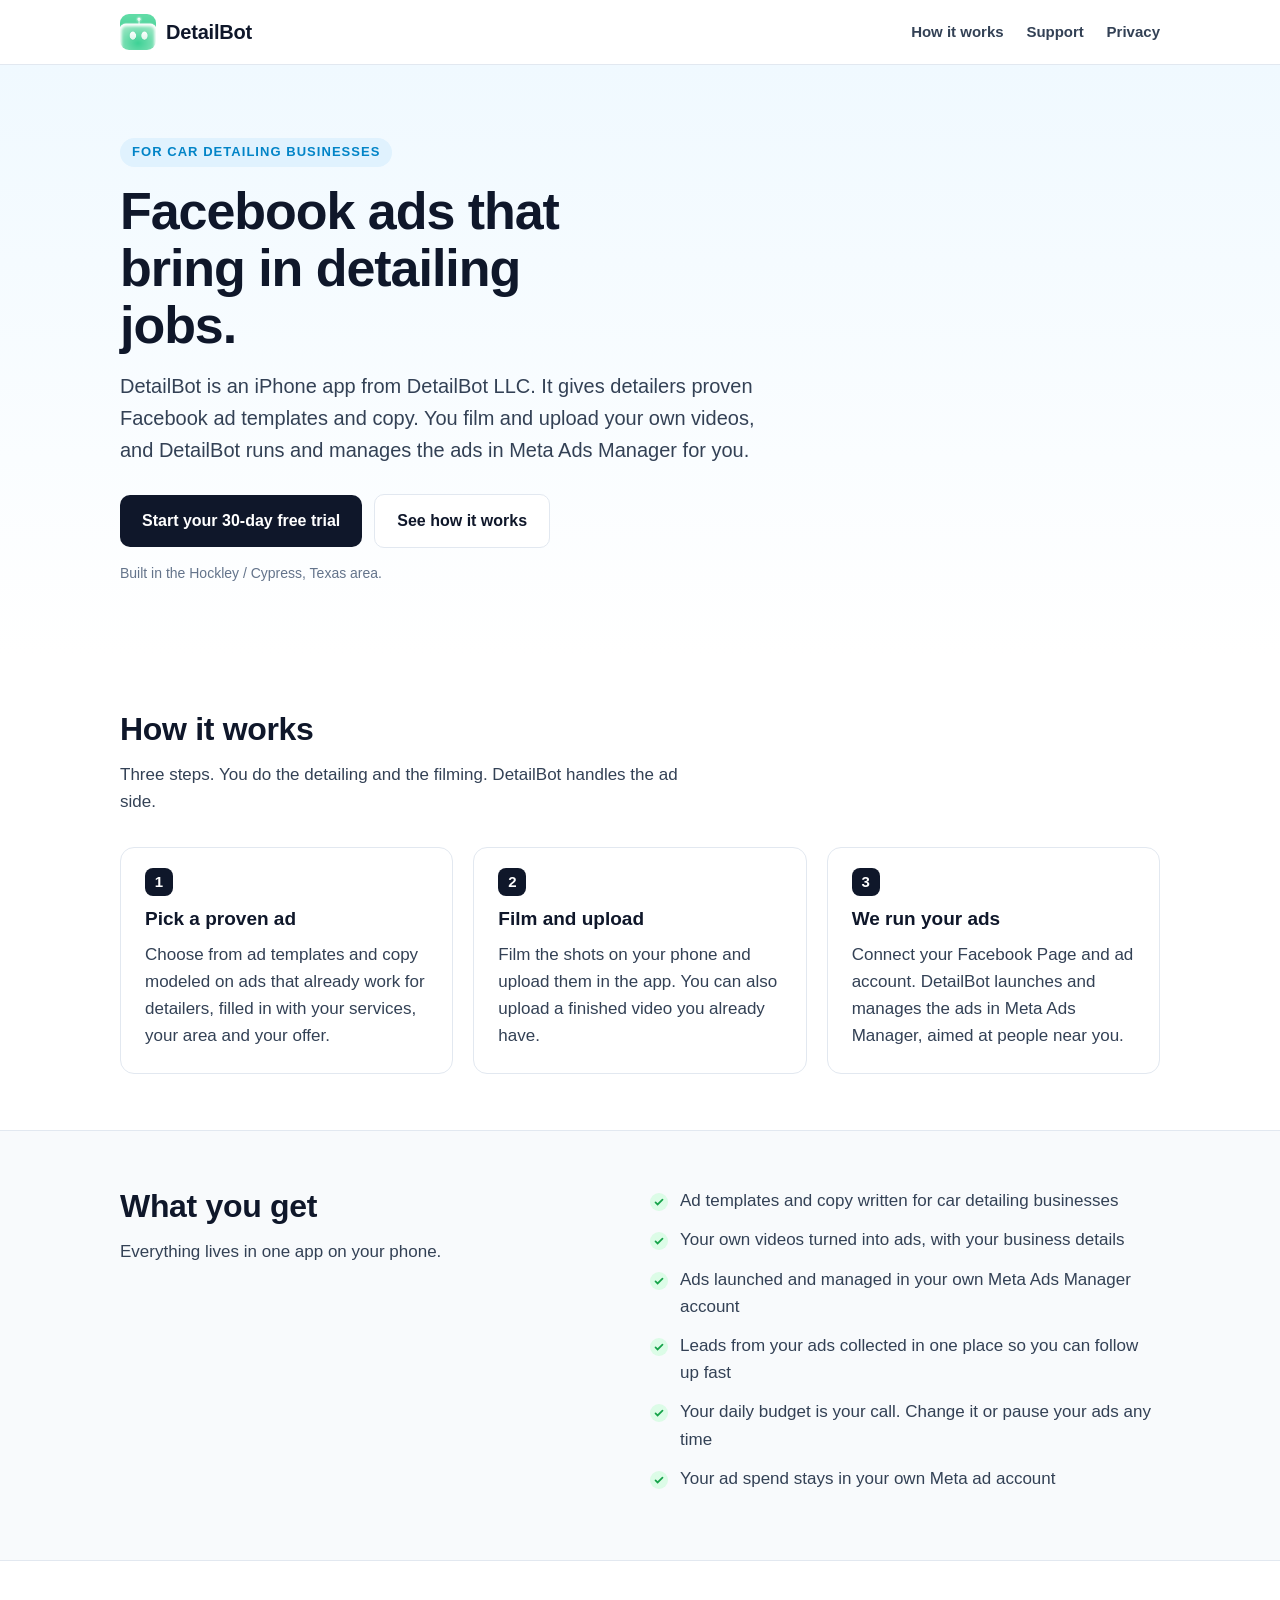
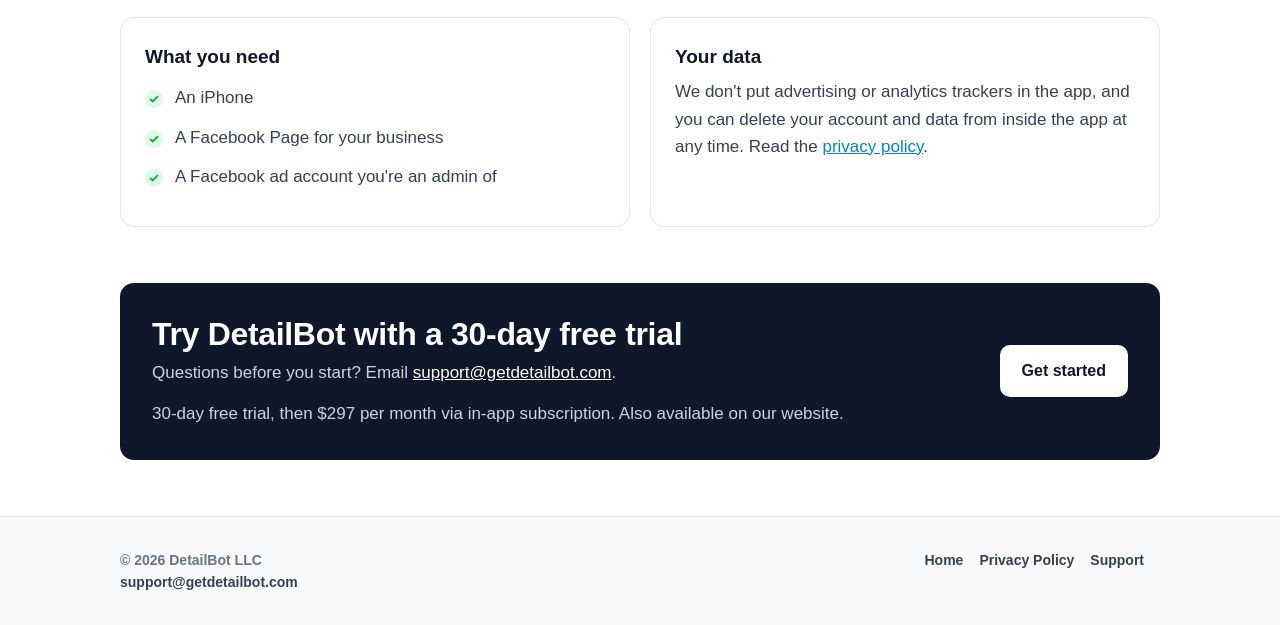
<file: index.html>
<!doctype html>
<html lang="en">
<head>
<meta charset="utf-8">
<meta name="viewport" content="width=device-width, initial-scale=1">
<title>DetailBot | Facebook ads for car detailing businesses</title>
<meta name="description" content="DetailBot by DetailBot LLC gives car detailers proven Facebook ad templates and runs the ads in Meta Ads Manager. 30-day free trial.">
<link rel="icon" href="favicon.svg" type="image/svg+xml">
<link rel="icon" href="favicon-32.png" sizes="32x32" type="image/png">
<link rel="apple-touch-icon" href="apple-touch-icon.png">
<link rel="stylesheet" href="styles.css">
<meta property="og:title" content="DetailBot | Facebook ads for car detailing businesses">
<meta property="og:description" content="DetailBot by DetailBot LLC gives car detailers proven Facebook ad templates and runs the ads in Meta Ads Manager. 30-day free trial.">
<meta property="og:url" content="https://getdetailbot.com/">
<meta property="og:type" content="website">
</head>
<body>
<a class="skip" href="#main">Skip to content</a>
<header class="site"><div class="wrap">
  <a class="logo" href="index.html"><img class="brand-mark" src="logo.png" alt="DetailBot logo" width="36" height="36"><span>DetailBot</span></a>
  <nav class="main" aria-label="Main">
    <a href="index.html#how">How it works</a>
    <a href="support.html">Support</a>
    <a href="privacy.html">Privacy</a>
  </nav>
</div></header>
<main id="main">

<section class="hero"><div class="wrap">
  <span class="eyebrow">For car detailing businesses</span>
  <h1>Facebook ads that bring in detailing jobs.</h1>
  <p class="lede">DetailBot is an iPhone app from DetailBot LLC. It gives detailers proven Facebook ad templates and copy. You film and upload your own videos, and DetailBot runs and manages the ads in Meta Ads Manager for you.</p>
  <div class="cta">
    <a class="btn primary" href="#offer">Start your 30-day free trial</a>
    <a class="btn ghost" href="#how">See how it works</a>
  </div>
  <p class="note" style="margin-top:14px">Built in the Hockley / Cypress, Texas area.</p>
</div></section>

<section id="how"><div class="wrap">
  <h2>How it works</h2>
  <p class="sub">Three steps. You do the detailing and the filming. DetailBot handles the ad side.</p>
  <div class="steps">
    <div class="card"><h3>Pick a proven ad</h3><p>Choose from ad templates and copy modeled on ads that already work for detailers, filled in with your services, your area and your offer.</p></div>
    <div class="card"><h3>Film and upload</h3><p>Film the shots on your phone and upload them in the app. You can also upload a finished video you already have.</p></div>
    <div class="card"><h3>We run your ads</h3><p>Connect your Facebook Page and ad account. DetailBot launches and manages the ads in Meta Ads Manager, aimed at people near you.</p></div>
  </div>
</div></section>

<section class="alt"><div class="wrap grid2">
  <div>
    <h2>What you get</h2>
    <p class="sub">Everything lives in one app on your phone.</p>
  </div>
  <ul class="checks">
    <li>Ad templates and copy written for car detailing businesses</li>
    <li>Your own videos turned into ads, with your business details</li>
    <li>Ads launched and managed in your own Meta Ads Manager account</li>
    <li>Leads from your ads collected in one place so you can follow up fast</li>
    <li>Your daily budget is your call. Change it or pause your ads any time</li>
    <li>Your ad spend stays in your own Meta ad account</li>
  </ul>
</div></section>

<section><div class="wrap grid2">
  <div class="card">
    <h3>What you need</h3>
    <ul class="checks" style="margin-top:12px">
      <li>An iPhone</li>
      <li>A Facebook Page for your business</li>
      <li>A Facebook ad account you're an admin of</li>
    </ul>
  </div>
  <div class="card">
    <h3>Your data</h3>
    <p>We don't put advertising or analytics trackers in the app, and you can delete your account and data from inside the app at any time. Read the <a href="privacy.html">privacy policy</a>.</p>
  </div>
</div></section>

<section id="offer" style="padding-top:0"><div class="wrap">
  <div class="offer">
    <div>
      <h2>Try DetailBot with a 30-day free trial</h2>
      <p>Questions before you start? Email <a href="mailto:support@getdetailbot.com" style="color:#fff">support@getdetailbot.com</a>.</p>
      <p style="margin-top:14px">30-day free trial, then $297 per month via in-app subscription. Also available on our website.</p>
    </div>
    <a class="btn primary" href="support.html#getting-started">Get started</a>
  </div>
</div></section>
</main>
<footer class="site"><div class="wrap">
  <div>
    <strong>&copy; 2026 DetailBot LLC</strong><br>
    <a href="mailto:support@getdetailbot.com">support@getdetailbot.com</a>
  </div>
  <div>
    <a href="index.html">Home</a><a href="privacy.html">Privacy Policy</a><a href="support.html">Support</a>
  </div>
</div></footer>
</body>
</html>
</file>
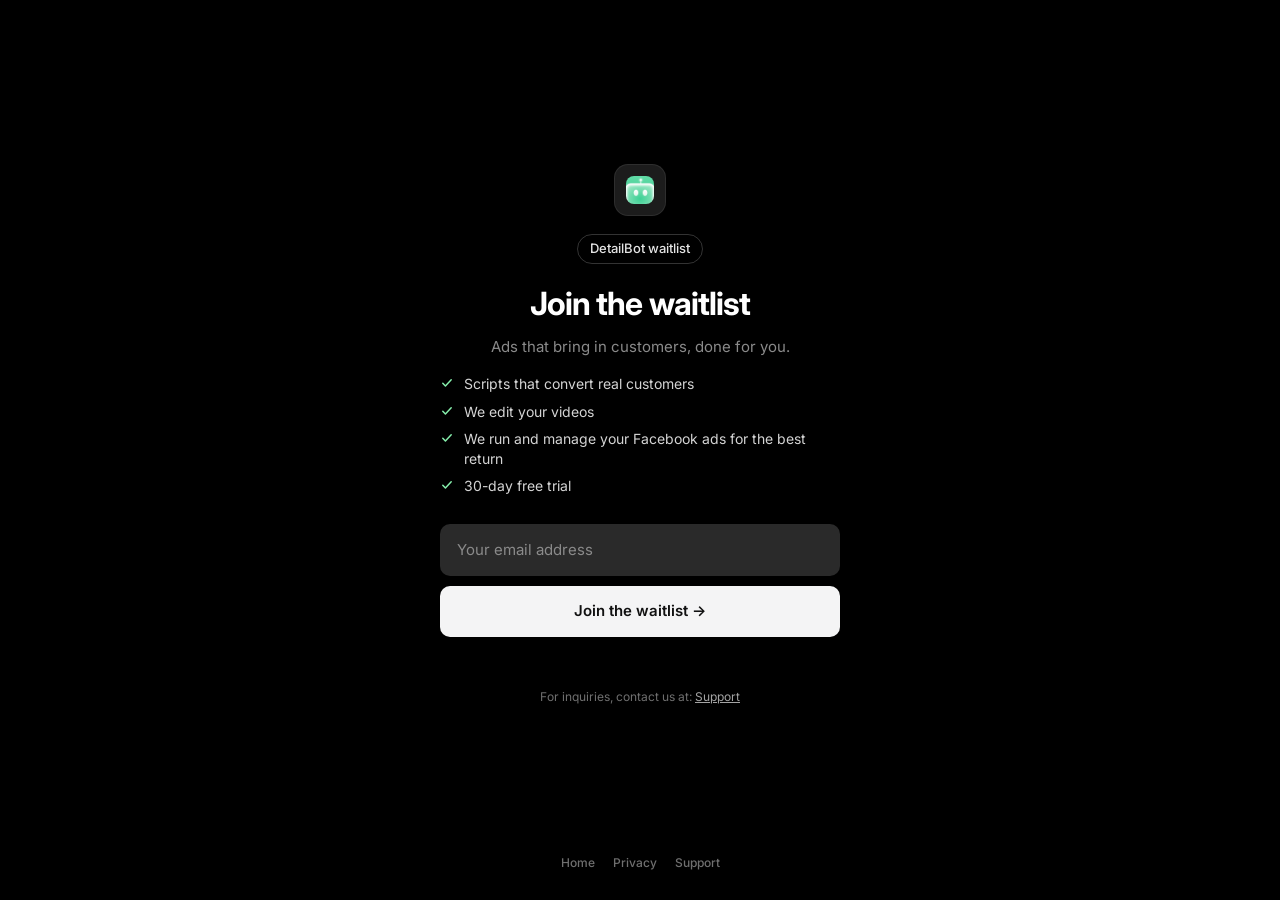
<file: waitlist/index.html>
<!doctype html>
<html lang="en">
<head>
<meta charset="utf-8">
<meta name="viewport" content="width=device-width, initial-scale=1">
<title>Join the DetailBot waitlist</title>
<meta name="description" content="Scripts that convert, video editing, and fully managed Facebook ads for car detailers. 30-day free trial.">
<link rel="icon" href="../favicon.svg" type="image/svg+xml">
<link rel="icon" href="../favicon-32.png" sizes="32x32" type="image/png">
<link rel="apple-touch-icon" href="../apple-touch-icon.png">
<link rel="canonical" href="https://getdetailbot.com/waitlist">
<meta property="og:title" content="Join the DetailBot waitlist">
<meta property="og:description" content="Scripts that convert, video editing, and fully managed Facebook ads for car detailers. 30-day free trial.">
<meta property="og:url" content="https://getdetailbot.com/waitlist">
<meta property="og:type" content="website">
<link rel="preconnect" href="https://fonts.googleapis.com">
<link rel="preconnect" href="https://fonts.gstatic.com" crossorigin>
<link href="https://fonts.googleapis.com/css2?family=Inter:wght@400;500;600;700&display=swap" rel="stylesheet">
<style>
:root{color-scheme:dark}
*{box-sizing:border-box}
html{-webkit-text-size-adjust:100%}
body{
  margin:0;
  min-height:100vh;
  display:flex;
  flex-direction:column;
  align-items:center;
  background:#000;
  color:#fff;
  font-family:Inter,-apple-system,BlinkMacSystemFont,"Segoe UI",Roboto,"Helvetica Neue",Arial,sans-serif;
  line-height:1.5;
}
.stage{
  flex:1;
  display:flex;
  align-items:center;
  justify-content:center;
  width:min(400px,calc(100% - 40px));
  padding:48px 0 24px;
}
.col{width:100%;text-align:center}
.mark{
  display:grid;
  place-items:center;
  width:52px;
  height:52px;
  margin:0 auto 18px;
  border-radius:14px;
  background:#1c1c1c;
  border:1px solid rgba(255,255,255,.08);
}
.mark img{width:28px;height:28px;border-radius:8px;display:block}
.badge{
  display:inline-block;
  margin:0 0 22px;
  padding:6px 12px;
  border:1px solid rgba(255,255,255,.2);
  border-radius:999px;
  color:#e4e4e4;
  font-size:13px;
  font-weight:500;
  line-height:1.2;
}
h1{
  margin:0 0 12px;
  font-size:32px;
  line-height:1.15;
  letter-spacing:-.03em;
  font-weight:700;
}
.lede{
  margin:0 0 16px;
  color:#8a8a8a;
  font-size:15px;
  line-height:1.55;
}
.checks{
  list-style:none;
  width:100%;
  margin:0 0 28px;
  padding:0;
  text-align:left;
}
.checks li{
  position:relative;
  margin:0 0 8px;
  padding-left:24px;
  color:#d4d4d4;
  font-size:14px;
  line-height:1.4;
}
.checks li:last-child{margin-bottom:0}
.checks li::before{
  content:"";
  position:absolute;
  left:0;
  top:2px;
  width:14px;
  height:14px;
  background:url("data:image/svg+xml,%3Csvg xmlns='http://www.w3.org/2000/svg' viewBox='0 0 16 16'%3E%3Cpath d='M3.2 8.3l3 3.1 6.6-7' fill='none' stroke='%2386efac' stroke-width='1.7' stroke-linecap='round' stroke-linejoin='round'/%3E%3C/svg%3E") center/14px no-repeat;
}
form{margin:0}
.sr{
  position:absolute;
  width:1px;
  height:1px;
  padding:0;
  margin:-1px;
  overflow:hidden;
  clip:rect(0,0,0,0);
  white-space:nowrap;
  border:0;
}
.hp{position:absolute;left:-10000px;top:auto;width:1px;height:1px;overflow:hidden}
input[type="email"]{
  width:100%;
  appearance:none;
  background:#2a2a2a;
  border:1px solid transparent;
  color:#fff;
  border-radius:10px;
  padding:14px 16px;
  font:inherit;
  font-size:15px;
  text-align:left;
}
input::placeholder{color:#8a8a8a}
input:focus-visible{outline:2px solid #bfdbfe;outline-offset:3px}
input[aria-invalid="true"]{border-color:#f87171}
input:-webkit-autofill{
  -webkit-text-fill-color:#fff;
  caret-color:#fff;
  box-shadow:0 0 0 1000px #2a2a2a inset;
}
button{
  width:100%;
  margin-top:10px;
  border:0;
  border-radius:10px;
  padding:14px 16px;
  background:#f4f4f5;
  color:#111;
  font:inherit;
  font-size:15px;
  font-weight:600;
  cursor:pointer;
}
button:hover{background:#fff}
button:focus-visible{outline:2px solid #bfdbfe;outline-offset:3px}
button:disabled{cursor:progress;opacity:.72}
.status{min-height:1.2em;margin:12px 0 0;text-align:center;font-size:14px;font-weight:600}
.status.ok{color:#86efac}
.status.err{color:#fca5a5}
.inquiries{margin:22px 0 0;text-align:center;font-size:12px;color:#6f6f6f}
.inquiries a{color:#a3a3a3}
.page-links{
  display:flex;
  gap:18px;
  justify-content:center;
  padding:8px 16px 28px;
  font-size:12px;
}
.page-links a{color:#6f6f6f;text-decoration:none;font-weight:500}
.page-links a:hover,.inquiries a:hover{color:#d4d4d4}
a:focus-visible{outline:2px solid #bfdbfe;outline-offset:3px}
@media (max-width:480px){
  .stage{padding-top:36px}
  h1{font-size:28px}
}
</style>
<!-- Meta Pixel Code -->
<script>
!function(f,b,e,v,n,t,s)
{if(f.fbq)return;n=f.fbq=function(){n.callMethod?
n.callMethod.apply(n,arguments):n.queue.push(arguments)};
if(!f._fbq)f._fbq=n;n.push=n;n.loaded=!0;n.version='2.0';
n.queue=[];t=b.createElement(e);t.async=!0;
t.src=v;s=b.getElementsByTagName(e)[0];
s.parentNode.insertBefore(t,s)}(window, document,'script',
'https://connect.facebook.net/en_US/fbevents.js');
fbq('init', '29127408136952785');
fbq('track', 'PageView');
</script>
<noscript><img height="1" width="1" style="display:none"
src="https://www.facebook.com/tr?id=29127408136952785&ev=PageView&noscript=1"
/></noscript>
<!-- End Meta Pixel Code -->
</head>
<body>
<main class="stage" id="main">
  <div class="col">
    <a class="mark" href="../index.html"><img src="../logo.png" alt="DetailBot" width="28" height="28"></a>
    <!-- PLACEHOLDER COPY: Conor to replace -->
    <p class="badge">DetailBot waitlist</p>
    <!-- PLACEHOLDER COPY: Conor to replace -->
    <h1>Join the waitlist</h1>
    <p class="lede">Ads that bring in customers, done for you.</p>
    <ul class="checks">
      <li>Scripts that convert real customers</li>
      <li>We edit your videos</li>
      <li>We run and manage your Facebook ads for the best return</li>
      <li>30-day free trial</li>
    </ul>
    <form id="waitlist-form" novalidate>
      <div class="hp" aria-hidden="true">
        <label for="hp-company">Company</label>
        <input id="hp-company" name="hp_company" type="text" tabindex="-1" autocomplete="off">
      </div>
      <label class="sr" for="email">Email Address</label>
      <input id="email" name="email" type="email" autocomplete="email" inputmode="email" maxlength="254" required placeholder="Your email address" aria-label="Email Address">
      <!-- PLACEHOLDER COPY: Conor to replace -->
      <button type="submit">Join the waitlist →</button>
      <p id="status" class="status" role="status" aria-live="polite"></p>
    </form>
    <p class="inquiries">For inquiries, contact us at: <a href="../support.html">Support</a></p>
  </div>
</main>
<nav class="page-links" aria-label="Site">
  <a href="../index.html">Home</a>
  <a href="../privacy.html">Privacy</a>
  <a href="../support.html">Support</a>
</nav>
<noscript><p class="status err">JavaScript is required to join the waitlist.</p></noscript>
<script>
(function () {
  var ENDPOINT = "https://qduetlexnpozzhojhlct.supabase.co/rest/v1/waitlist";
  var KEY = "sb_publishable_fHEdHOWY6zm8H4OvjMkN0g_gdO173xp";
  var form = document.getElementById("waitlist-form");
  var emailEl = document.getElementById("email");
  var honey = document.getElementById("hp-company");
  var statusEl = document.getElementById("status");
  var button = form.querySelector("button[type=submit]");
  var buttonLabel = button.textContent;
  var emailPattern = /^[^\s@]+@[^\s@]+\.[^\s@]+$/;

  function setStatus(kind, message) {
    statusEl.className = "status" + (kind ? " " + kind : "");
    statusEl.textContent = message;
    statusEl.setAttribute("role", kind === "err" ? "alert" : "status");
  }

  function finishSuccess() {
    setStatus("ok", "You're on the waitlist.");
    button.disabled = true;
    button.textContent = "Joined";
    button.setAttribute("aria-busy", "false");
  }

  form.addEventListener("submit", function (event) {
    event.preventDefault();
    if (button.disabled) return;

    if (honey.value.trim() !== "") {
      finishSuccess();
      return;
    }

    var email = emailEl.value.trim().toLowerCase();
    if (!emailPattern.test(email)) {
      setStatus("err", "Enter a valid email address.");
      emailEl.setAttribute("aria-invalid", "true");
      emailEl.focus();
      return;
    }
    emailEl.removeAttribute("aria-invalid");
    setStatus("", "");
    button.disabled = true;
    button.setAttribute("aria-busy", "true");
    button.textContent = "Joining\u2026";

    fetch(ENDPOINT, {
      method: "POST",
      headers: {
        "apikey": KEY,
        "Authorization": "Bearer " + KEY,
        "Content-Type": "application/json",
        "Prefer": "return=minimal"
      },
      body: JSON.stringify({
        email: email,
        source: "getdetailbot.com/waitlist",
        user_agent: navigator.userAgent
      })
    }).then(function (res) {
      if (res.ok) {
        finishSuccess();
        try {
          if (typeof window.fbq === "function") window.fbq("track", "Lead");
        } catch (leadErr) {}
        return;
      }
      return res.json().catch(function () { return {}; }).then(function (err) {
        var duplicate = res.status === 409 || (err && (err.code === "23505" || /duplicate/i.test(err.message || "")));
        setStatus("err", duplicate ? "That email is already on the waitlist." : "Something went wrong. Please try again.");
        button.disabled = false;
        button.setAttribute("aria-busy", "false");
        button.textContent = buttonLabel;
      });
    }).catch(function () {
      setStatus("err", "Something went wrong. Please try again.");
      button.disabled = false;
      button.setAttribute("aria-busy", "false");
      button.textContent = buttonLabel;
    });
  });
})();
</script>
</body>
</html>
</file>
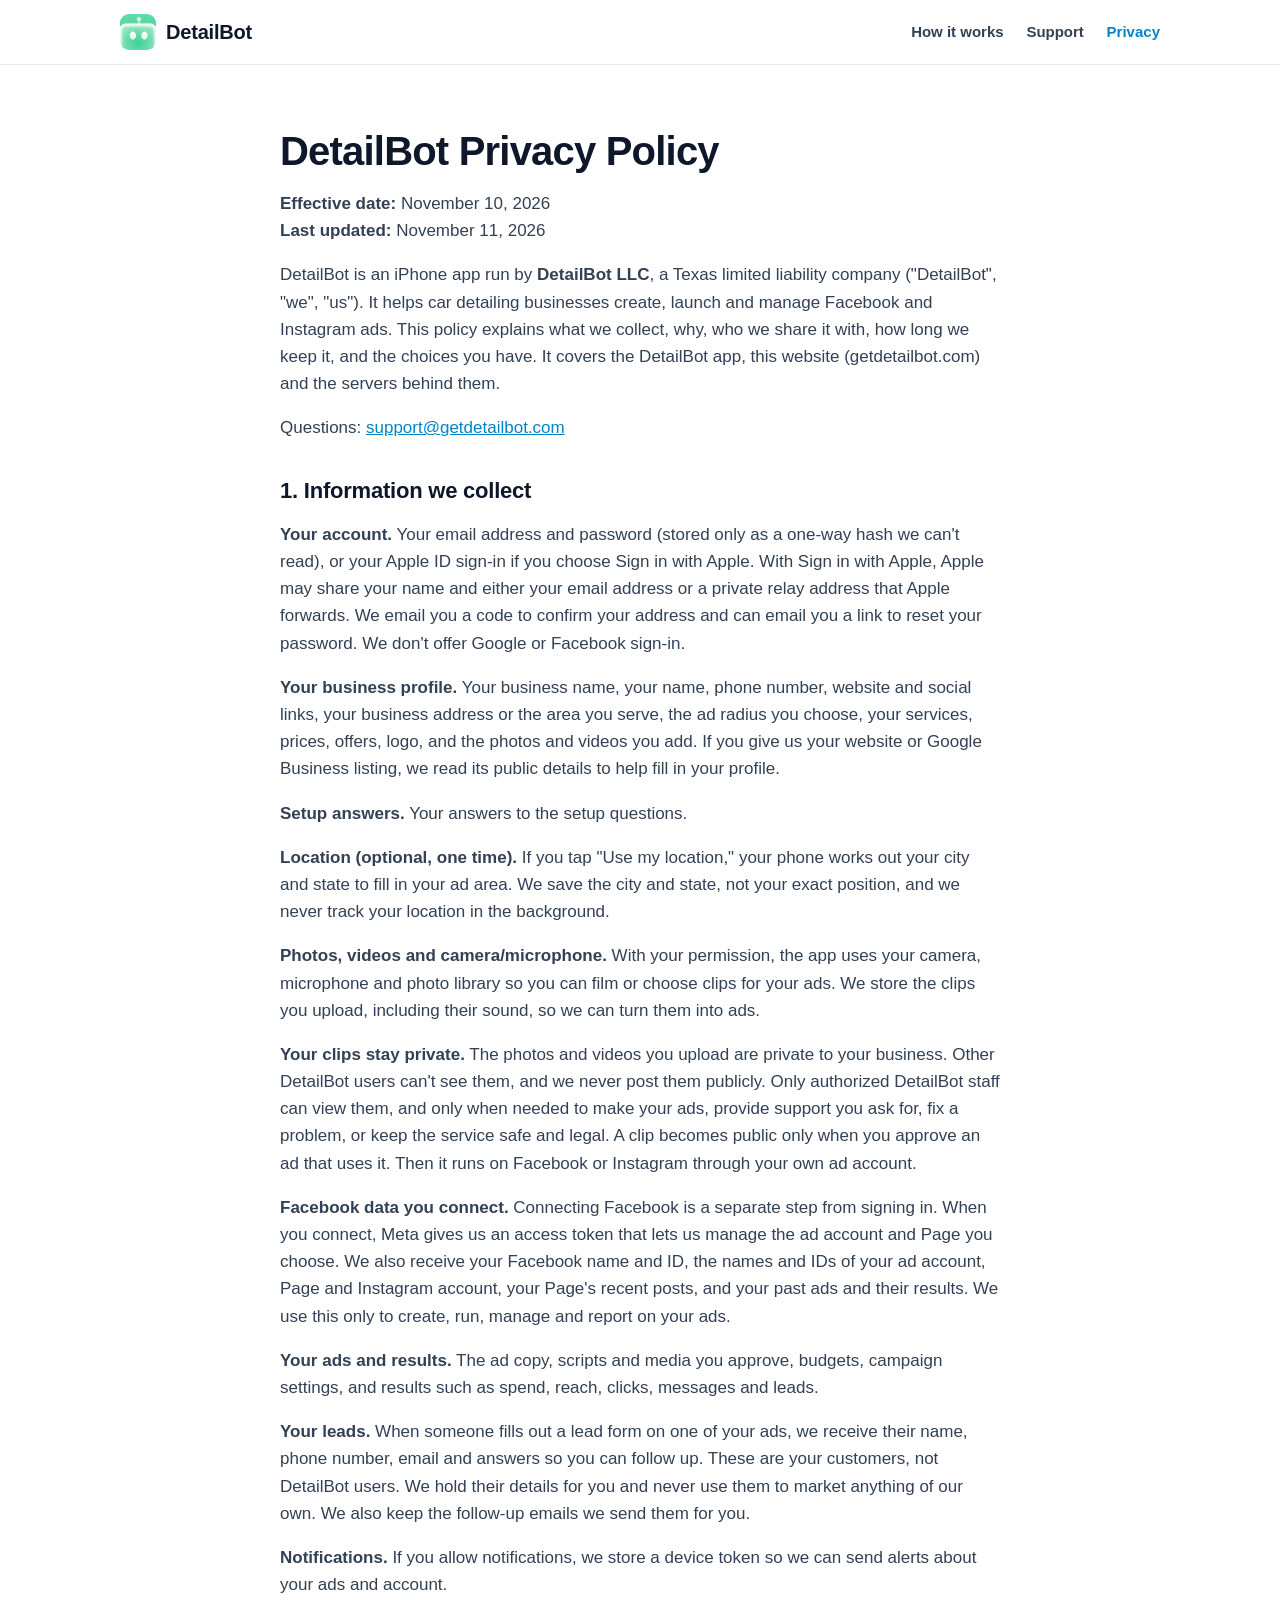
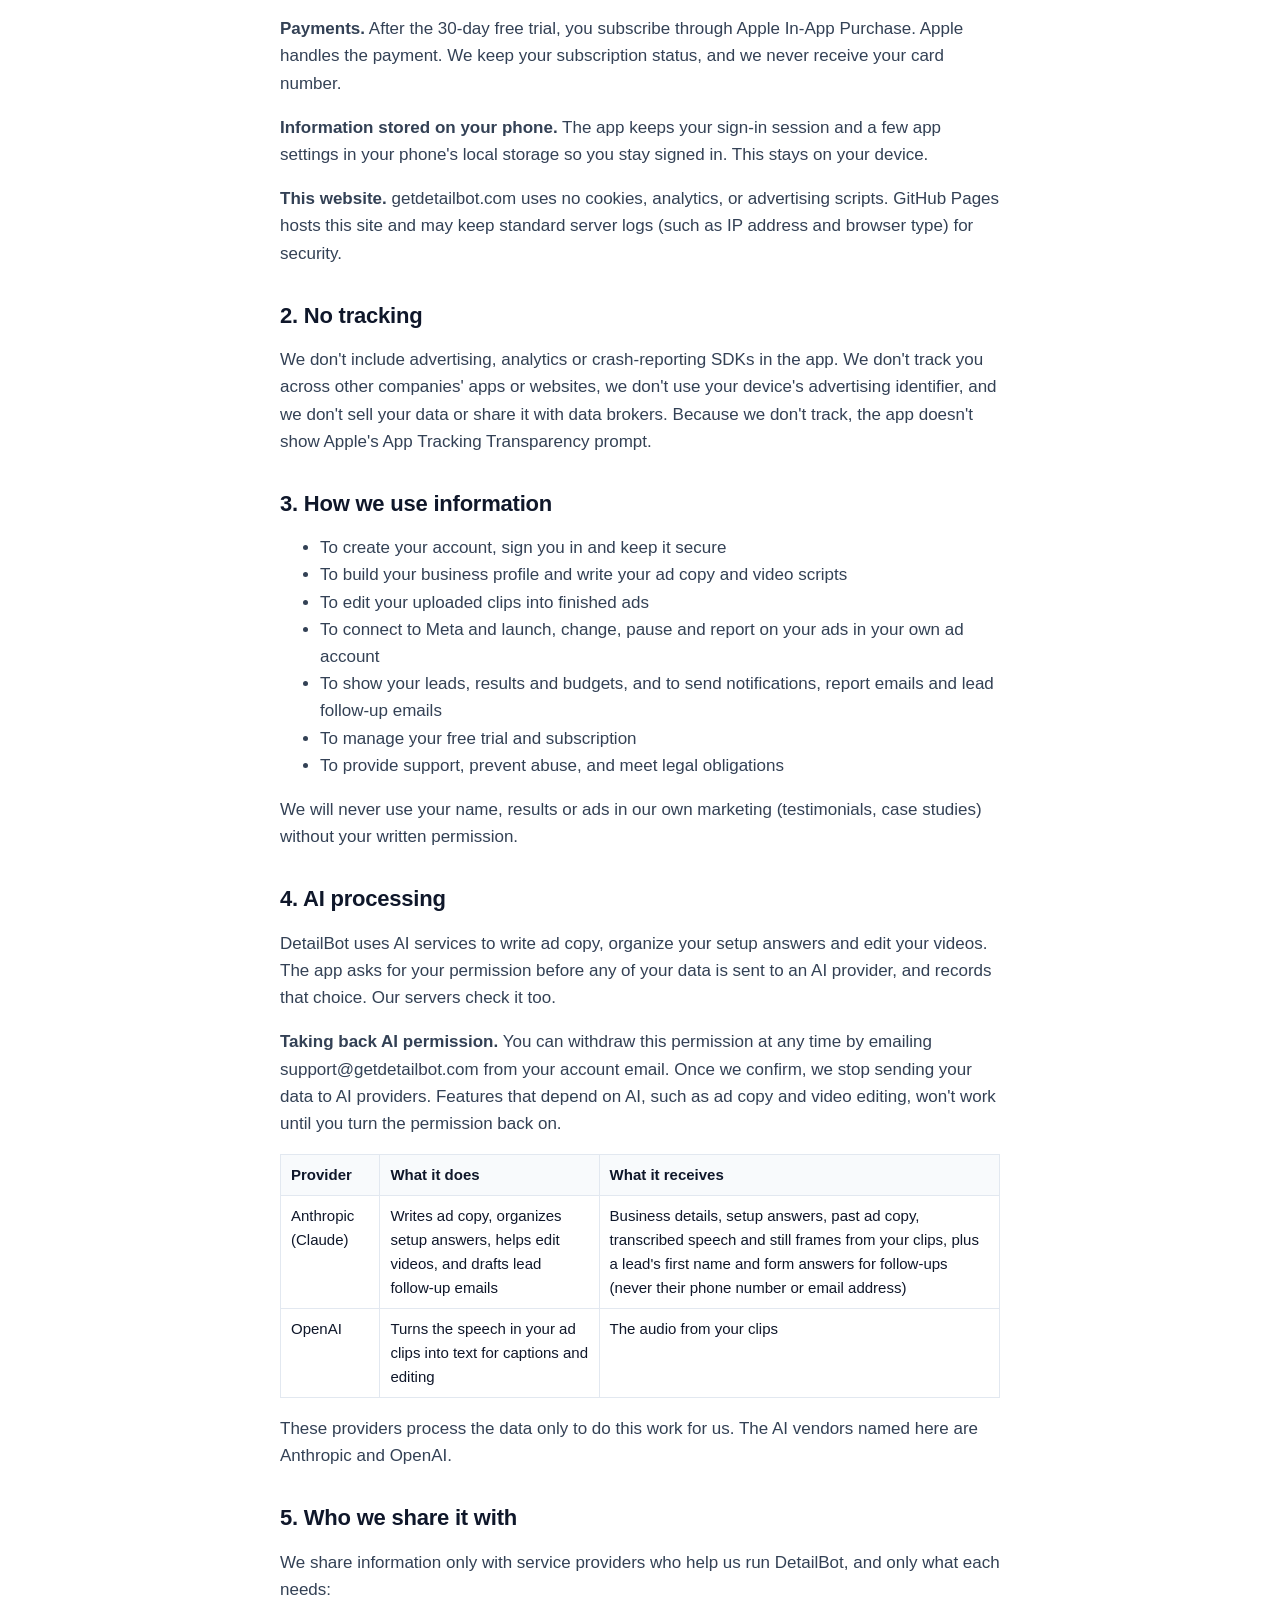
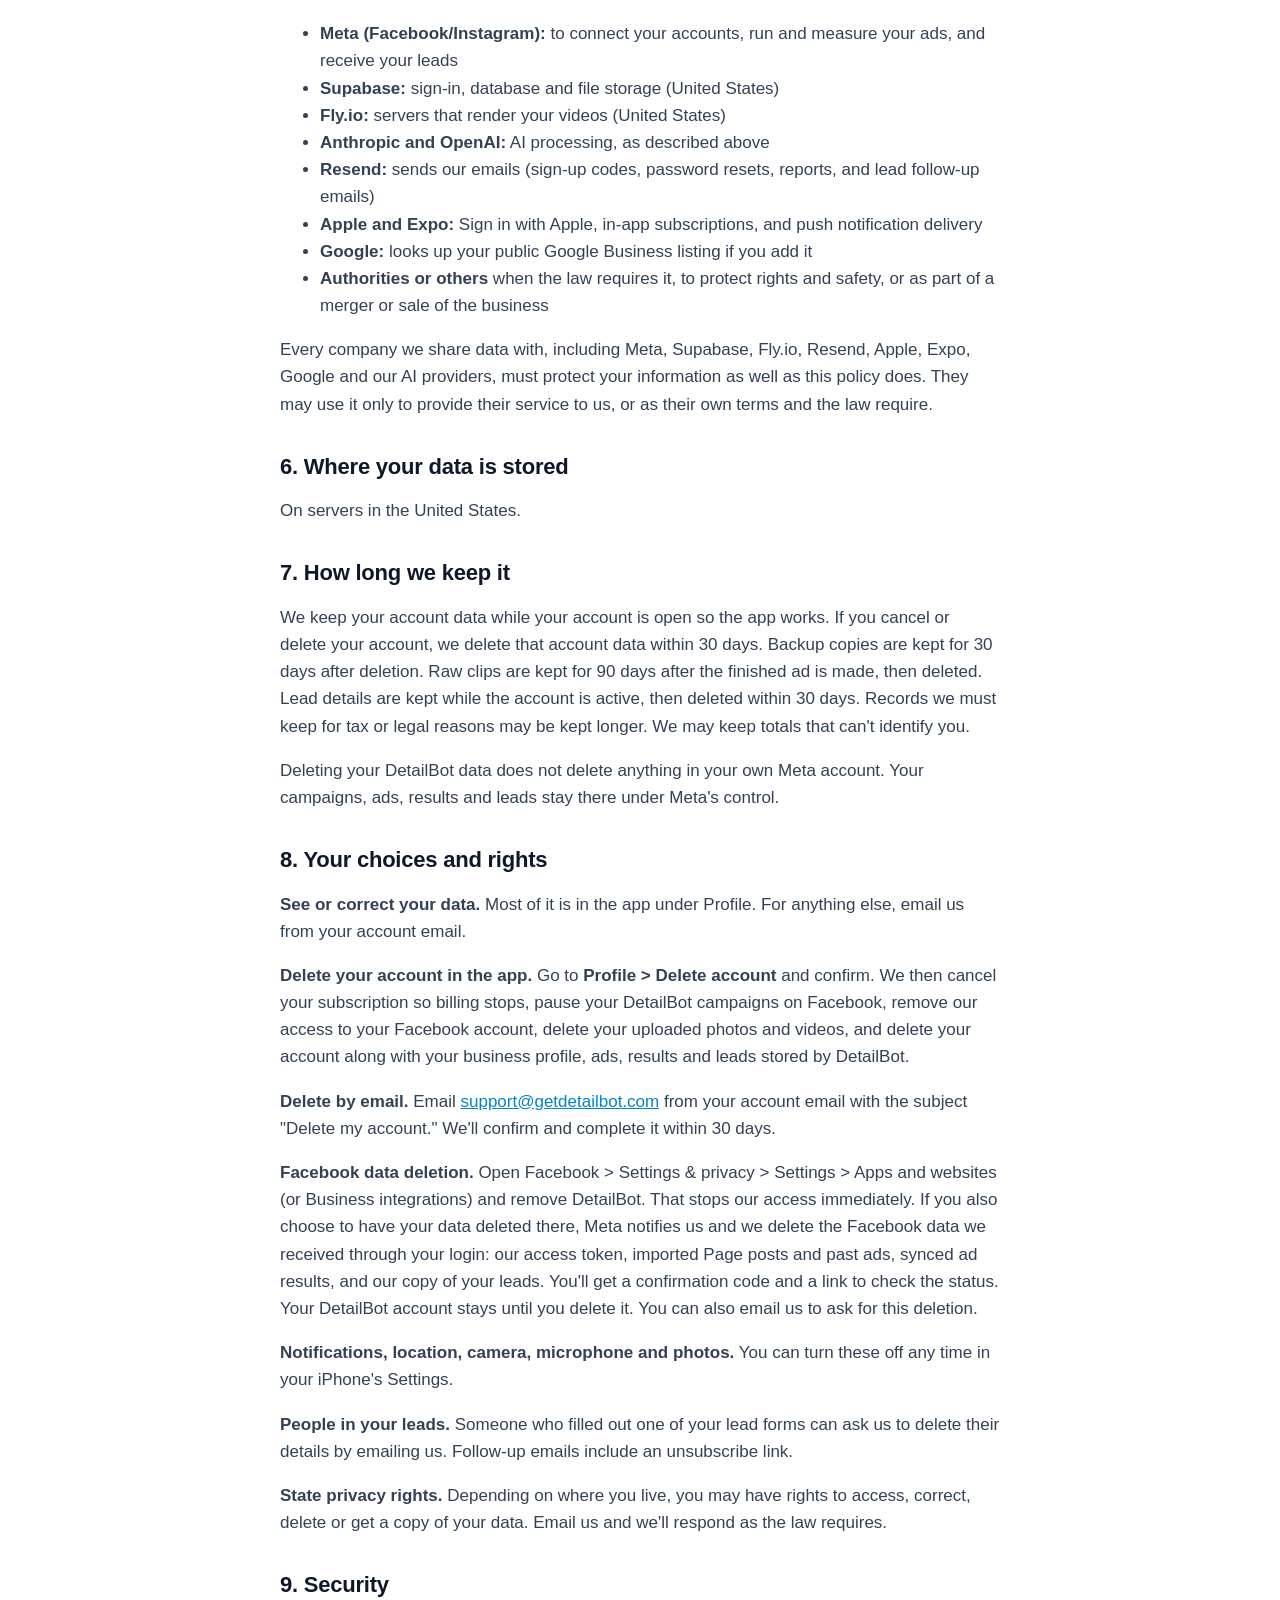
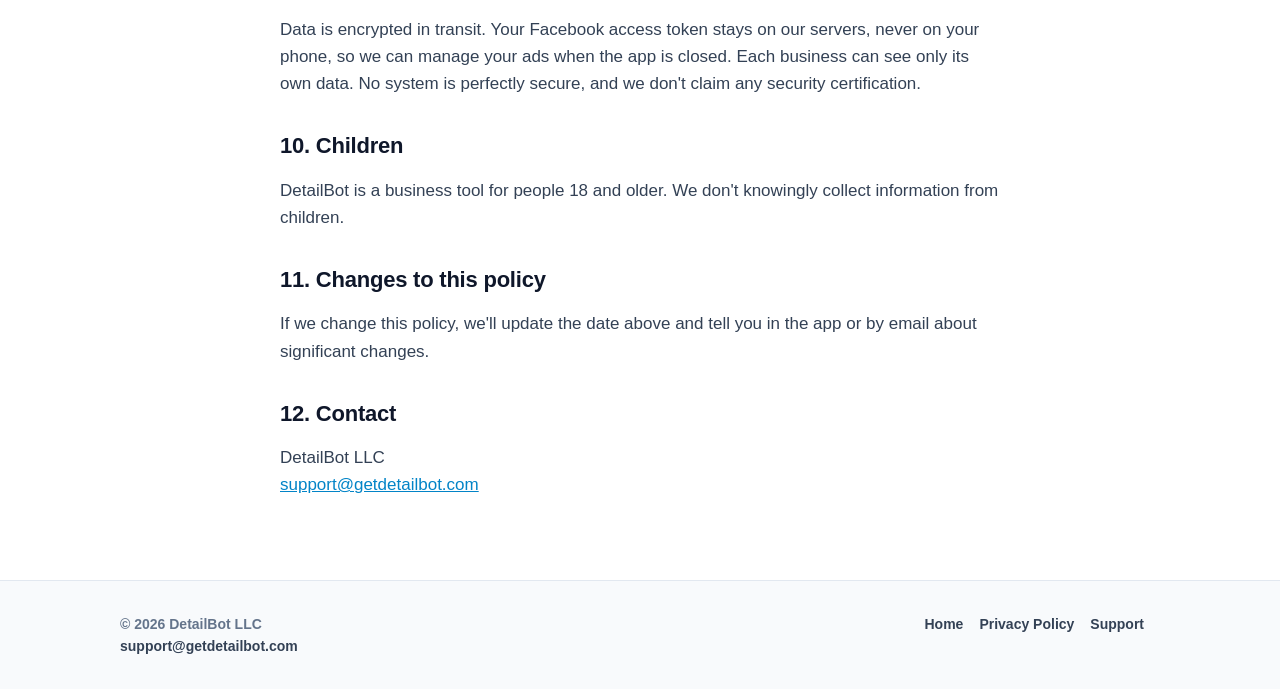
<file: privacy.html>
<!doctype html>
<html lang="en">
<head>
<meta charset="utf-8">
<meta name="viewport" content="width=device-width, initial-scale=1">
<title>Privacy Policy | DetailBot</title>
<meta name="description" content="How DetailBot LLC collects, uses and protects information in the DetailBot app.">
<link rel="icon" href="favicon.svg" type="image/svg+xml">
<link rel="icon" href="favicon-32.png" sizes="32x32" type="image/png">
<link rel="apple-touch-icon" href="apple-touch-icon.png">
<link rel="stylesheet" href="styles.css">
<meta property="og:title" content="Privacy Policy | DetailBot">
<meta property="og:description" content="How DetailBot LLC collects, uses and protects information in the DetailBot app.">
<meta property="og:url" content="https://getdetailbot.com/privacy.html">
<meta property="og:type" content="website">
</head>
<body>
<a class="skip" href="#main">Skip to content</a>
<header class="site"><div class="wrap">
  <a class="logo" href="index.html"><img class="brand-mark" src="logo.png" alt="DetailBot logo" width="36" height="36"><span>DetailBot</span></a>
  <nav class="main" aria-label="Main">
    <a href="index.html#how">How it works</a>
    <a href="support.html">Support</a>
    <a href="privacy.html" aria-current="page">Privacy</a>
  </nav>
</div></header>
<main id="main">
<div class="wrap doc" style="padding:48px 20px 64px">
<h1>DetailBot Privacy Policy</h1>
<p><strong>Effective date:</strong> November 10, 2026<br><strong>Last updated:</strong> November 11, 2026</p>

<p>DetailBot is an iPhone app run by <strong>DetailBot LLC</strong>, a Texas limited liability company ("DetailBot", "we", "us"). It helps car detailing businesses create, launch and manage Facebook and Instagram ads. This policy explains what we collect, why, who we share it with, how long we keep it, and the choices you have. It covers the DetailBot app, this website (getdetailbot.com) and the servers behind them.</p>
<p>Questions: <a href="mailto:support@getdetailbot.com">support@getdetailbot.com</a></p>

<h2>1. Information we collect</h2>
<p><strong>Your account.</strong> Your email address and password (stored only as a one-way hash we can't read), or your Apple ID sign-in if you choose Sign in with Apple. With Sign in with Apple, Apple may share your name and either your email address or a private relay address that Apple forwards. We email you a code to confirm your address and can email you a link to reset your password. We don't offer Google or Facebook sign-in.</p>
<p><strong>Your business profile.</strong> Your business name, your name, phone number, website and social links, your business address or the area you serve, the ad radius you choose, your services, prices, offers, logo, and the photos and videos you add. If you give us your website or Google Business listing, we read its public details to help fill in your profile.</p>
<p><strong>Setup answers.</strong> Your answers to the setup questions.</p>
<p><strong>Location (optional, one time).</strong> If you tap "Use my location," your phone works out your city and state to fill in your ad area. We save the city and state, not your exact position, and we never track your location in the background.</p>
<p><strong>Photos, videos and camera/microphone.</strong> With your permission, the app uses your camera, microphone and photo library so you can film or choose clips for your ads. We store the clips you upload, including their sound, so we can turn them into ads.</p>
<p><strong>Your clips stay private.</strong> The photos and videos you upload are private to your business. Other DetailBot users can't see them, and we never post them publicly. Only authorized DetailBot staff can view them, and only when needed to make your ads, provide support you ask for, fix a problem, or keep the service safe and legal. A clip becomes public only when you approve an ad that uses it. Then it runs on Facebook or Instagram through your own ad account.</p>
<p><strong>Facebook data you connect.</strong> Connecting Facebook is a separate step from signing in. When you connect, Meta gives us an access token that lets us manage the ad account and Page you choose. We also receive your Facebook name and ID, the names and IDs of your ad account, Page and Instagram account, your Page's recent posts, and your past ads and their results. We use this only to create, run, manage and report on your ads.</p>
<p><strong>Your ads and results.</strong> The ad copy, scripts and media you approve, budgets, campaign settings, and results such as spend, reach, clicks, messages and leads.</p>
<p><strong>Your leads.</strong> When someone fills out a lead form on one of your ads, we receive their name, phone number, email and answers so you can follow up. These are your customers, not DetailBot users. We hold their details for you and never use them to market anything of our own. We also keep the follow-up emails we send them for you.</p>
<p><strong>Notifications.</strong> If you allow notifications, we store a device token so we can send alerts about your ads and account.</p>
<p><strong>Payments.</strong> After the 30-day free trial, you subscribe through Apple In-App Purchase. Apple handles the payment. We keep your subscription status, and we never receive your card number.</p>
<p><strong>Information stored on your phone.</strong> The app keeps your sign-in session and a few app settings in your phone's local storage so you stay signed in. This stays on your device.</p>
<p><strong>This website.</strong> getdetailbot.com uses no cookies, analytics, or advertising scripts. GitHub Pages hosts this site and may keep standard server logs (such as IP address and browser type) for security.</p>

<h2>2. No tracking</h2>
<p>We don't include advertising, analytics or crash-reporting SDKs in the app. We don't track you across other companies' apps or websites, we don't use your device's advertising identifier, and we don't sell your data or share it with data brokers. Because we don't track, the app doesn't show Apple's App Tracking Transparency prompt.</p>

<h2>3. How we use information</h2>
<ul>
<li>To create your account, sign you in and keep it secure</li>
<li>To build your business profile and write your ad copy and video scripts</li>
<li>To edit your uploaded clips into finished ads</li>
<li>To connect to Meta and launch, change, pause and report on your ads in your own ad account</li>
<li>To show your leads, results and budgets, and to send notifications, report emails and lead follow-up emails</li>
<li>To manage your free trial and subscription</li>
<li>To provide support, prevent abuse, and meet legal obligations</li>
</ul>
<p>We will never use your name, results or ads in our own marketing (testimonials, case studies) without your written permission.</p>

<h2>4. AI processing</h2>
<p>DetailBot uses AI services to write ad copy, organize your setup answers and edit your videos. The app asks for your permission before any of your data is sent to an AI provider, and records that choice. Our servers check it too.</p>
<p><strong>Taking back AI permission.</strong> You can withdraw this permission at any time by emailing support@getdetailbot.com from your account email. Once we confirm, we stop sending your data to AI providers. Features that depend on AI, such as ad copy and video editing, won't work until you turn the permission back on.</p>
<table>
<tr><th>Provider</th><th>What it does</th><th>What it receives</th></tr>
<tr><td>Anthropic (Claude)</td><td>Writes ad copy, organizes setup answers, helps edit videos, and drafts lead follow-up emails</td><td>Business details, setup answers, past ad copy, transcribed speech and still frames from your clips, plus a lead's first name and form answers for follow-ups (never their phone number or email address)</td></tr>
<tr><td>OpenAI</td><td>Turns the speech in your ad clips into text for captions and editing</td><td>The audio from your clips</td></tr>
</table>
<p>These providers process the data only to do this work for us. The AI vendors named here are Anthropic and OpenAI.</p>

<h2>5. Who we share it with</h2>
<p>We share information only with service providers who help us run DetailBot, and only what each needs:</p>
<ul>
<li><strong>Meta (Facebook/Instagram):</strong> to connect your accounts, run and measure your ads, and receive your leads</li>
<li><strong>Supabase:</strong> sign-in, database and file storage (United States)</li>
<li><strong>Fly.io:</strong> servers that render your videos (United States)</li>
<li><strong>Anthropic and OpenAI:</strong> AI processing, as described above</li>
<li><strong>Resend:</strong> sends our emails (sign-up codes, password resets, reports, and lead follow-up emails)</li>
<li><strong>Apple and Expo:</strong> Sign in with Apple, in-app subscriptions, and push notification delivery</li>
<li><strong>Google:</strong> looks up your public Google Business listing if you add it</li>
<li><strong>Authorities or others</strong> when the law requires it, to protect rights and safety, or as part of a merger or sale of the business</li>
</ul>
<p>Every company we share data with, including Meta, Supabase, Fly.io, Resend, Apple, Expo, Google and our AI providers, must protect your information as well as this policy does. They may use it only to provide their service to us, or as their own terms and the law require.</p>

<h2>6. Where your data is stored</h2>
<p>On servers in the United States.</p>

<h2>7. How long we keep it</h2>
<p>We keep your account data while your account is open so the app works. If you cancel or delete your account, we delete that account data within 30 days. Backup copies are kept for 30 days after deletion. Raw clips are kept for 90 days after the finished ad is made, then deleted. Lead details are kept while the account is active, then deleted within 30 days. Records we must keep for tax or legal reasons may be kept longer. We may keep totals that can't identify you.</p>
<p>Deleting your DetailBot data does not delete anything in your own Meta account. Your campaigns, ads, results and leads stay there under Meta's control.</p>

<h2>8. Your choices and rights</h2>
<p><strong>See or correct your data.</strong> Most of it is in the app under Profile. For anything else, email us from your account email.</p>
<p><strong>Delete your account in the app.</strong> Go to <strong>Profile &gt; Delete account</strong> and confirm. We then cancel your subscription so billing stops, pause your DetailBot campaigns on Facebook, remove our access to your Facebook account, delete your uploaded photos and videos, and delete your account along with your business profile, ads, results and leads stored by DetailBot.</p>
<p><strong>Delete by email.</strong> Email <a href="mailto:support@getdetailbot.com">support@getdetailbot.com</a> from your account email with the subject "Delete my account." We'll confirm and complete it within 30 days.</p>
<p><strong>Facebook data deletion.</strong> Open Facebook &gt; Settings &amp; privacy &gt; Settings &gt; Apps and websites (or Business integrations) and remove DetailBot. That stops our access immediately. If you also choose to have your data deleted there, Meta notifies us and we delete the Facebook data we received through your login: our access token, imported Page posts and past ads, synced ad results, and our copy of your leads. You'll get a confirmation code and a link to check the status. Your DetailBot account stays until you delete it. You can also email us to ask for this deletion.</p>
<p><strong>Notifications, location, camera, microphone and photos.</strong> You can turn these off any time in your iPhone's Settings.</p>
<p><strong>People in your leads.</strong> Someone who filled out one of your lead forms can ask us to delete their details by emailing us. Follow-up emails include an unsubscribe link.</p>
<p><strong>State privacy rights.</strong> Depending on where you live, you may have rights to access, correct, delete or get a copy of your data. Email us and we'll respond as the law requires.</p>

<h2>9. Security</h2>
<p>Data is encrypted in transit. Your Facebook access token stays on our servers, never on your phone, so we can manage your ads when the app is closed. Each business can see only its own data. No system is perfectly secure, and we don't claim any security certification.</p>

<h2>10. Children</h2>
<p>DetailBot is a business tool for people 18 and older. We don't knowingly collect information from children.</p>

<h2>11. Changes to this policy</h2>
<p>If we change this policy, we'll update the date above and tell you in the app or by email about significant changes.</p>

<h2>12. Contact</h2>
<p>DetailBot LLC<br>
<a href="mailto:support@getdetailbot.com">support@getdetailbot.com</a></p>
</div>
</main>
<footer class="site"><div class="wrap">
  <div>
    <strong>&copy; 2026 DetailBot LLC</strong><br>
    <a href="mailto:support@getdetailbot.com">support@getdetailbot.com</a>
  </div>
  <div>
    <a href="index.html">Home</a><a href="privacy.html">Privacy Policy</a><a href="support.html">Support</a>
  </div>
</div></footer>
</body>
</html>
</file>
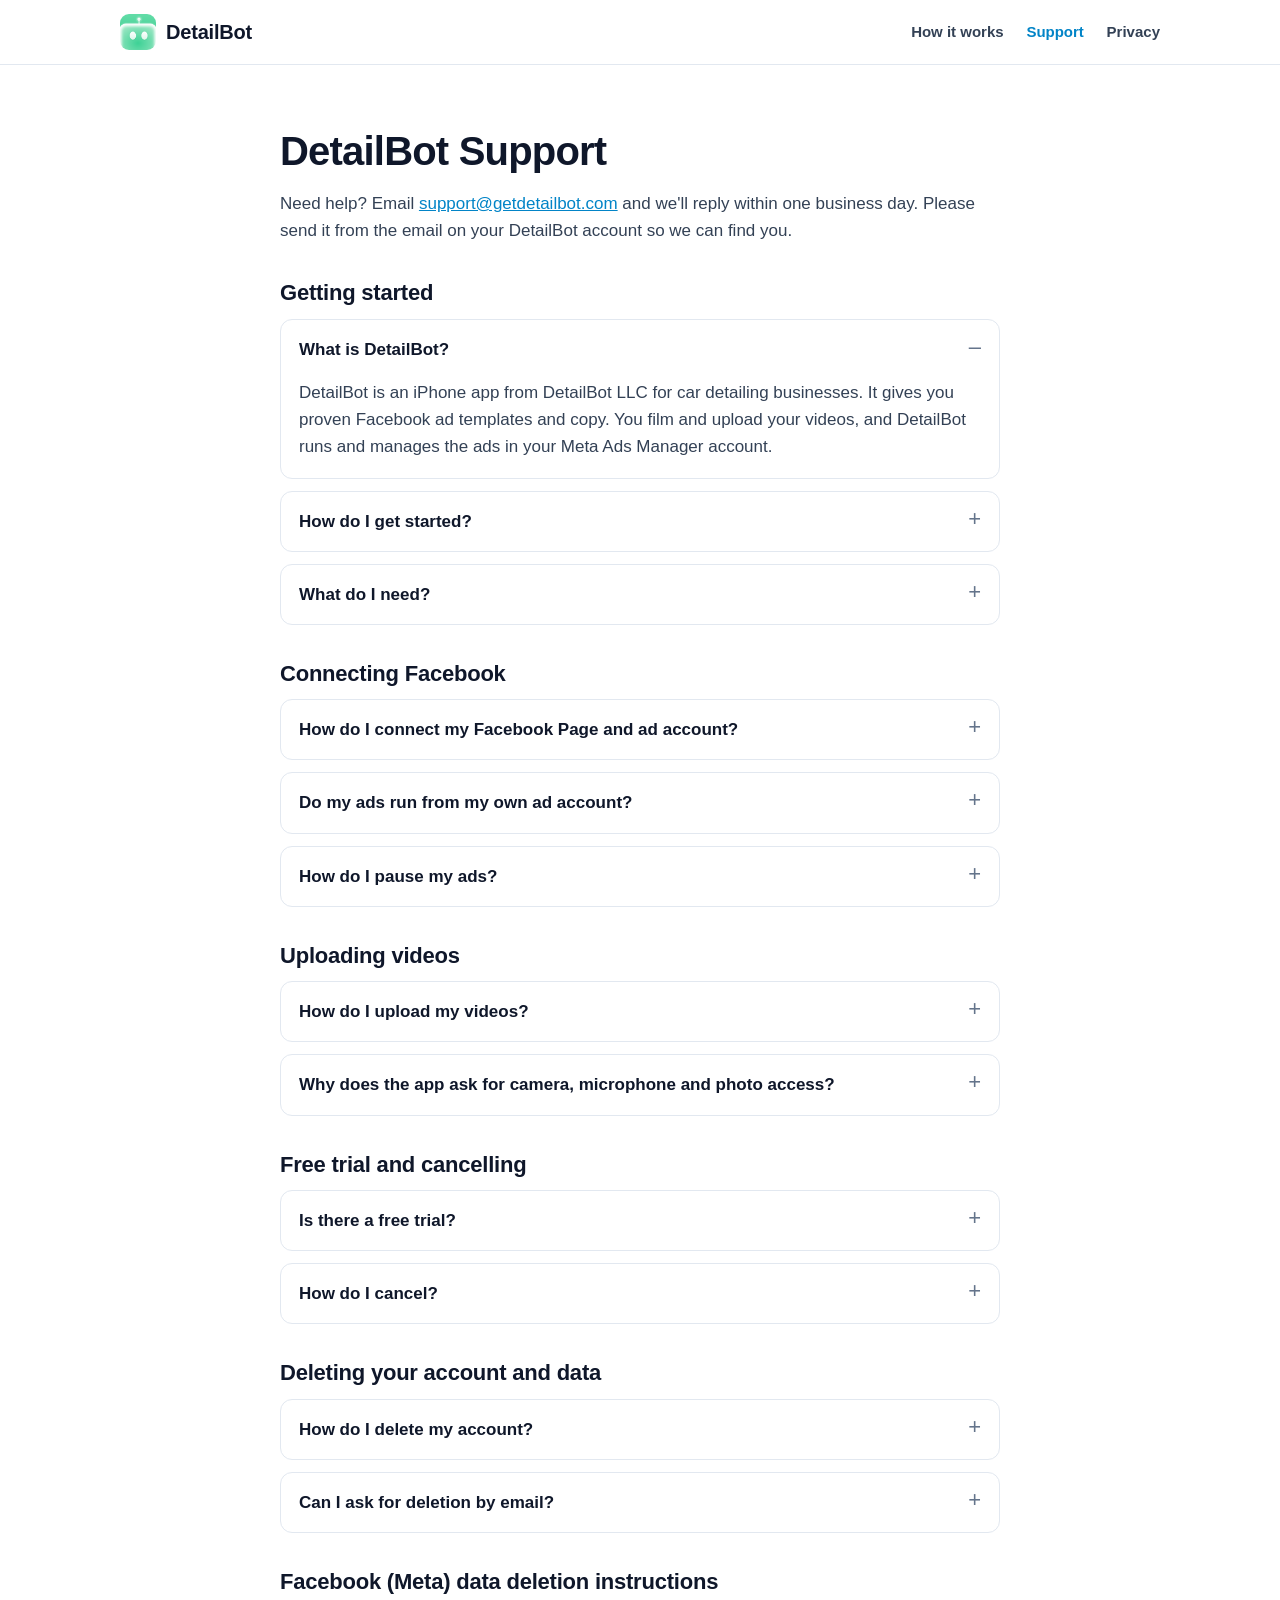
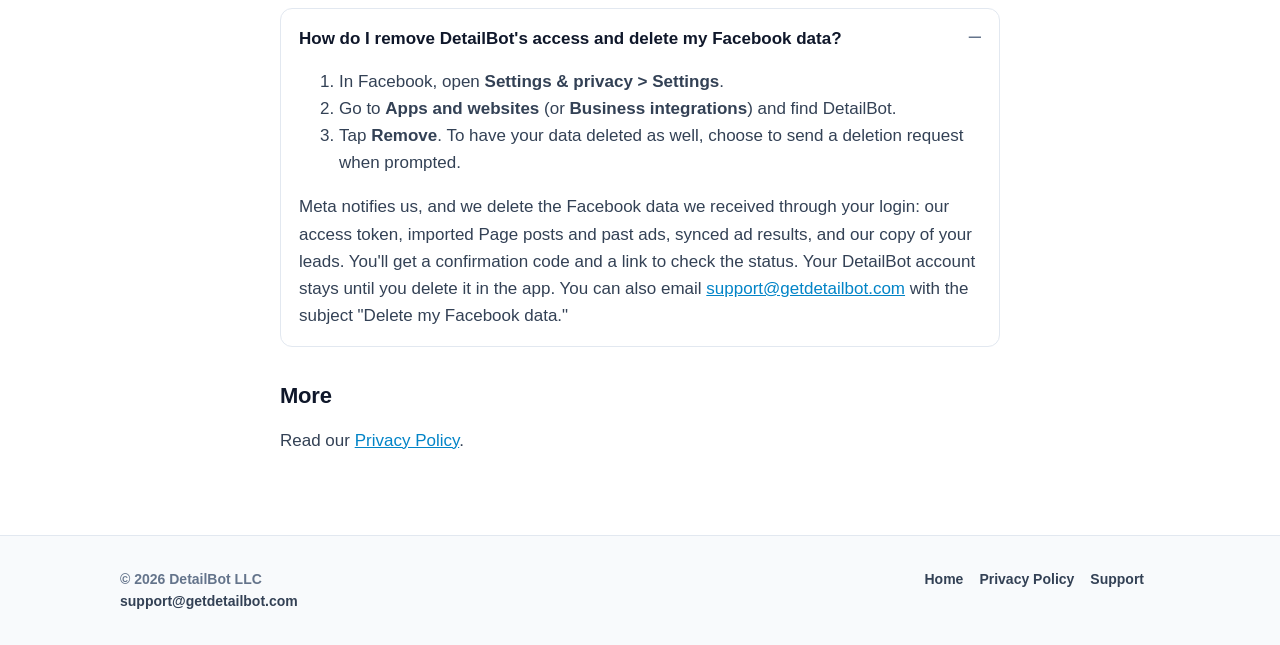
<file: support.html>
<!doctype html>
<html lang="en">
<head>
<meta charset="utf-8">
<meta name="viewport" content="width=device-width, initial-scale=1">
<title>Support | DetailBot</title>
<meta name="description" content="Help with DetailBot: getting started, connecting Facebook, uploading videos, your free trial, and deleting your data.">
<link rel="icon" href="favicon.svg" type="image/svg+xml">
<link rel="icon" href="favicon-32.png" sizes="32x32" type="image/png">
<link rel="apple-touch-icon" href="apple-touch-icon.png">
<link rel="stylesheet" href="styles.css">
<meta property="og:title" content="Support | DetailBot">
<meta property="og:description" content="Help with DetailBot: getting started, connecting Facebook, uploading videos, your free trial, and deleting your data.">
<meta property="og:url" content="https://getdetailbot.com/support.html">
<meta property="og:type" content="website">
</head>
<body>
<a class="skip" href="#main">Skip to content</a>
<header class="site"><div class="wrap">
  <a class="logo" href="index.html"><img class="brand-mark" src="logo.png" alt="DetailBot logo" width="36" height="36"><span>DetailBot</span></a>
  <nav class="main" aria-label="Main">
    <a href="index.html#how">How it works</a>
    <a href="support.html" aria-current="page">Support</a>
    <a href="privacy.html">Privacy</a>
  </nav>
</div></header>
<main id="main">
<div class="wrap doc" style="padding:48px 20px 64px">
<h1>DetailBot Support</h1>
<p>Need help? Email <a href="mailto:support@getdetailbot.com">support@getdetailbot.com</a> and we'll reply within one business day. Please send it from the email on your DetailBot account so we can find you.</p>

<h2 id="getting-started">Getting started</h2>
<details open><summary>What is DetailBot?</summary><p>DetailBot is an iPhone app from DetailBot LLC for car detailing businesses. It gives you proven Facebook ad templates and copy. You film and upload your videos, and DetailBot runs and manages the ads in your Meta Ads Manager account.</p></details>
<details><summary>How do I get started?</summary><p>Download DetailBot, create an account with your email or Sign in with Apple, then answer a few setup questions about your business, services and service area. Next, connect Facebook, pick your ads, and upload your videos.</p></details>
<details><summary>What do I need?</summary><p>An iPhone, a Facebook Page for your business, and a Facebook ad account you're an admin of.</p></details>

<h2>Connecting Facebook</h2>
<details><summary>How do I connect my Facebook Page and ad account?</summary><p>In the app, go to <strong>Profile</strong> and tap connect Facebook. You'll sign in on Meta's own login page and choose the Page and ad account DetailBot can manage. You need to be an admin of both.</p></details>
<details><summary>Do my ads run from my own ad account?</summary><p>Yes. Ads run in your own Meta Ads Manager account, and Meta bills your ad spend to that account. You can see everything in Ads Manager too.</p></details>
<details><summary>How do I pause my ads?</summary><p>In the app, tap the "ads live" bar, then <strong>Pause all ads</strong>. You can also change your daily budget there.</p></details>

<h2>Uploading videos</h2>
<details><summary>How do I upload my videos?</summary><p>Tap the <strong>+</strong> button to film or pick clips from your library for an ad script, or upload a finished video you already have. DetailBot turns your clips into a finished ad for you to review.</p></details>
<details><summary>Why does the app ask for camera, microphone and photo access?</summary><p>So you can film clips with sound and choose videos from your library. You can change these permissions in your iPhone's Settings any time.</p></details>

<h2>Free trial and cancelling</h2>
<details><summary>Is there a free trial?</summary><p>Yes. New accounts get a 30-day free trial, then $297 per month via in-app subscription. Also available on our website.</p></details>
<details><summary>How do I cancel?</summary><p>If you subscribed in the app, cancel any time in Settings &gt; Apple ID &gt; Subscriptions. If you subscribed on our website, go to <strong>Profile &gt; Manage billing</strong> in the app. Cancelling stops future charges. Your ads in Meta Ads Manager are separate. Pause them in the app or in Ads Manager if you want them to stop.</p></details>

<h2 id="delete">Deleting your account and data</h2>
<details><summary>How do I delete my account?</summary><p>In the app, go to <strong>Profile &gt; Delete account</strong> and confirm. This cancels your subscription, pauses your DetailBot campaigns on Facebook, removes our access to your Facebook account, and deletes your account, uploaded photos and videos, ads, results and leads stored by DetailBot. It can't be undone. Anything already in your own Meta account stays there.</p></details>
<details><summary>Can I ask for deletion by email?</summary><p>Yes. Email <a href="mailto:support@getdetailbot.com">support@getdetailbot.com</a> from your account email with the subject "Delete my account." We'll complete it within 30 days.</p></details>

<h2 id="meta-data-deletion">Facebook (Meta) data deletion instructions</h2>
<details open><summary>How do I remove DetailBot's access and delete my Facebook data?</summary>
<ol>
<li>In Facebook, open <strong>Settings &amp; privacy &gt; Settings</strong>.</li>
<li>Go to <strong>Apps and websites</strong> (or <strong>Business integrations</strong>) and find DetailBot.</li>
<li>Tap <strong>Remove</strong>. To have your data deleted as well, choose to send a deletion request when prompted.</li>
</ol>
<p>Meta notifies us, and we delete the Facebook data we received through your login: our access token, imported Page posts and past ads, synced ad results, and our copy of your leads. You'll get a confirmation code and a link to check the status. Your DetailBot account stays until you delete it in the app. You can also email <a href="mailto:support@getdetailbot.com">support@getdetailbot.com</a> with the subject "Delete my Facebook data."</p></details>

<h2>More</h2>
<p>Read our <a href="privacy.html">Privacy Policy</a>.</p>
</div>
</main>
<footer class="site"><div class="wrap">
  <div>
    <strong>&copy; 2026 DetailBot LLC</strong><br>
    <a href="mailto:support@getdetailbot.com">support@getdetailbot.com</a>
  </div>
  <div>
    <a href="index.html">Home</a><a href="privacy.html">Privacy Policy</a><a href="support.html">Support</a>
  </div>
</div></footer>
</body>
</html>
</file>
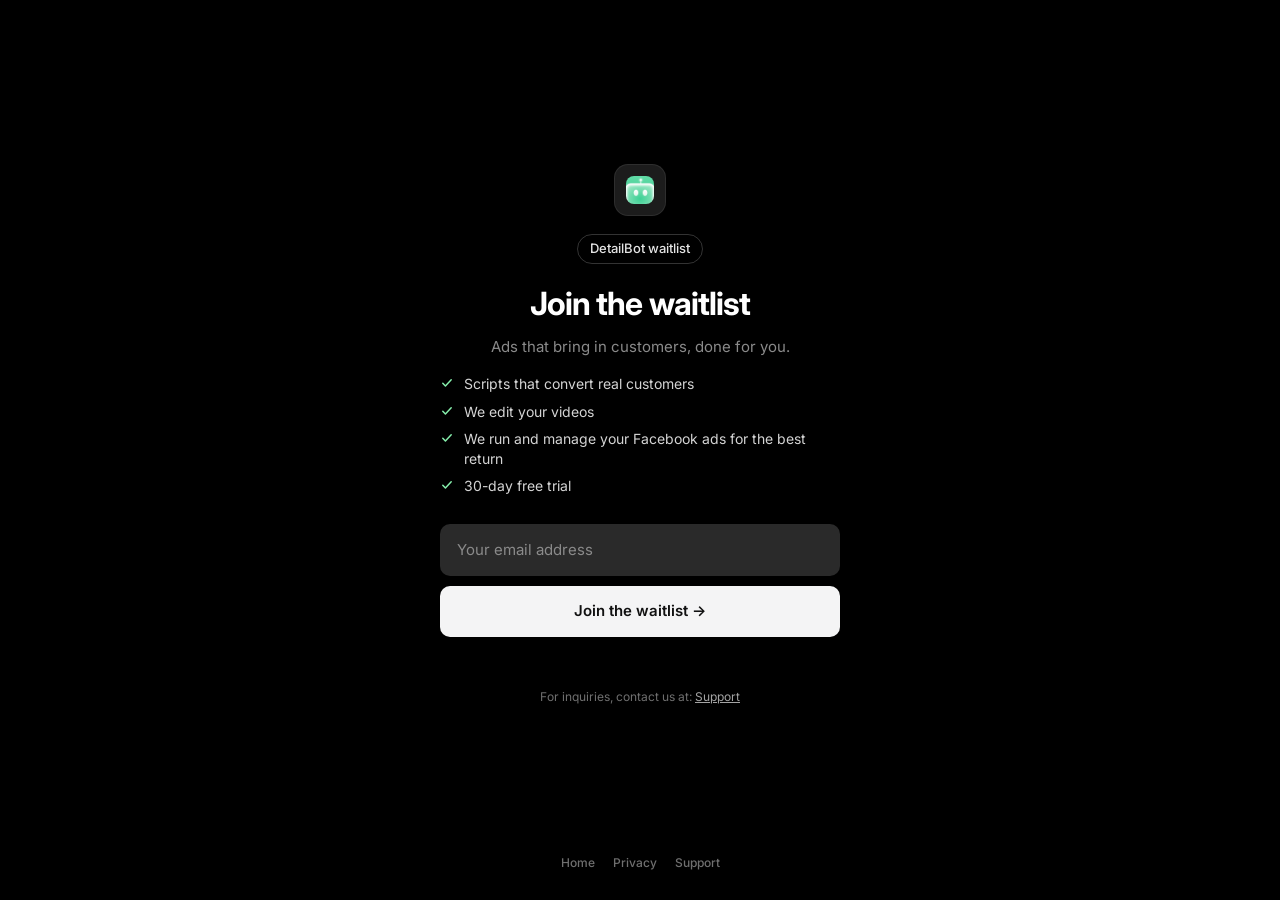
<file: waitlist.html>
<!doctype html>
<!-- Same form as /waitlist/. This file only redirects so both URLs work. -->
<html lang="en">
<head>
<meta charset="utf-8">
<meta name="viewport" content="width=device-width, initial-scale=1">
<title>Join the DetailBot waitlist</title>
<link rel="canonical" href="https://getdetailbot.com/waitlist">
<meta http-equiv="refresh" content="0; url=waitlist/">
<script>location.replace("waitlist/");</script>
</head>
<body>
<p><a href="waitlist/">Join the DetailBot waitlist</a></p>
</body>
</html>
</file>
<file: styles.css>
:root{--ink:#0F172A;--ink-2:#334155;--muted:#64748B;--line:#E2E8F0;--bg:#FFFFFF;--soft:#F8FAFC;--brand:#0284C7;--brand-2:#38BDF8;--accent:#FACC15;--radius:14px;--max:1080px}
*{box-sizing:border-box}
html{-webkit-text-size-adjust:100%}
body{margin:0;font-family:-apple-system,BlinkMacSystemFont,"Segoe UI",Roboto,"Helvetica Neue",Arial,sans-serif;color:var(--ink);background:var(--bg);line-height:1.6;font-size:17px}
a{color:var(--brand)}
img,svg{max-width:100%}
.wrap{max-width:var(--max);margin:0 auto;padding:0 20px}
.skip{position:absolute;left:-999px}.skip:focus{left:12px;top:12px;background:#fff;padding:8px;z-index:10}
header.site{border-bottom:1px solid var(--line);background:#fff;position:sticky;top:0;z-index:5}
header.site .wrap{display:flex;align-items:center;justify-content:space-between;height:64px}
.logo{display:flex;align-items:center;gap:10px;font-weight:800;font-size:20px;color:var(--ink);text-decoration:none;letter-spacing:-.01em}
.logo img{width:32px;height:32px}
.logo img.brand-mark{width:36px;height:36px;border-radius:9px}
nav.main a{color:var(--ink-2);text-decoration:none;font-weight:600;font-size:15px;margin-left:18px}
nav.main a:hover,nav.main a[aria-current]{color:var(--brand)}
.hero{background:linear-gradient(180deg,#F0F9FF 0%,#FFFFFF 100%);padding:72px 0 56px}
.eyebrow{display:inline-block;font-size:13px;font-weight:700;text-transform:uppercase;letter-spacing:.08em;color:var(--brand);background:#E0F2FE;border-radius:999px;padding:4px 12px}
h1{font-size:clamp(32px,5.4vw,52px);line-height:1.1;letter-spacing:-.02em;margin:16px 0 16px;max-width:16ch}
.lede{font-size:clamp(17px,2.2vw,20px);color:var(--ink-2);max-width:60ch;margin:0 0 28px}
.cta{display:flex;flex-wrap:wrap;gap:12px;align-items:center}
.btn{display:inline-block;padding:13px 22px;border-radius:10px;font-weight:700;text-decoration:none;font-size:16px}
.btn.primary{background:var(--ink);color:#fff}.btn.primary:hover{background:#1E293B}
.btn.ghost{border:1px solid var(--line);color:var(--ink);background:#fff}
.note{font-size:14px;color:var(--muted)}
section{padding:56px 0}
section.alt{background:var(--soft);border-top:1px solid var(--line);border-bottom:1px solid var(--line)}
h2{font-size:clamp(24px,3.4vw,32px);letter-spacing:-.01em;line-height:1.2;margin:0 0 12px}
h3{font-size:19px;margin:0 0 6px}
.sub{color:var(--ink-2);max-width:62ch;margin:0 0 32px}
.steps{display:grid;grid-template-columns:repeat(3,1fr);gap:20px;counter-reset:s}
.card{background:#fff;border:1px solid var(--line);border-radius:var(--radius);padding:24px}
.steps .card{position:relative;padding-top:56px}
.steps .card::before{counter-increment:s;content:counter(s);position:absolute;top:20px;left:24px;width:28px;height:28px;border-radius:8px;background:var(--ink);color:#fff;font-weight:800;display:grid;place-items:center;font-size:15px}
.card p{margin:0;color:var(--ink-2)}
.grid2{display:grid;grid-template-columns:1fr 1fr;gap:20px}
ul.checks{list-style:none;padding:0;margin:0}
ul.checks li{padding-left:30px;position:relative;margin:0 0 12px;color:var(--ink-2)}
ul.checks li::before{content:"";position:absolute;left:0;top:6px;width:18px;height:18px;border-radius:50%;background:#DCFCE7 url("data:image/svg+xml,%3Csvg xmlns='http://www.w3.org/2000/svg' viewBox='0 0 20 20'%3E%3Cpath d='M5 10.5l3 3 7-7' fill='none' stroke='%2316A34A' stroke-width='2.4' stroke-linecap='round'/%3E%3C/svg%3E") center/14px no-repeat}
.offer{display:flex;flex-wrap:wrap;gap:24px;align-items:center;justify-content:space-between;background:var(--ink);color:#fff;border-radius:var(--radius);padding:32px}
.offer h2{color:#fff;margin:0 0 6px}.offer p{margin:0;color:#CBD5E1}
.offer .btn.primary{background:#fff;color:var(--ink)}
.placeholder{display:block;border:2px dashed #F59E0B;background:#FFFBEB;color:#92400E;border-radius:10px;padding:10px 14px;font-size:14px;font-weight:600;margin-top:14px}
.offer .placeholder{background:#FFFBEB}
.todo{background:#FEF3C7;color:#92400E;font-weight:700;border-radius:4px;padding:0 4px}
.doc{max-width:760px}
.doc h1{font-size:clamp(30px,4.4vw,40px);max-width:none}
.doc h2{font-size:22px;margin-top:36px}
.doc p,.doc li{color:var(--ink-2)}
.doc table{border-collapse:collapse;width:100%;font-size:15px;margin:12px 0}
.doc th,.doc td{border:1px solid var(--line);text-align:left;padding:8px 10px;vertical-align:top}
.doc th{background:var(--soft)}
.banner{background:#FFF7ED;border:1px solid #FED7AA;color:#9A3412;border-radius:10px;padding:12px 16px;font-size:15px;margin:0 0 24px}
details{border:1px solid var(--line);border-radius:12px;padding:0 18px;margin:0 0 12px;background:#fff}
details summary{cursor:pointer;font-weight:700;padding:16px 0;list-style:none}
details summary::-webkit-details-marker{display:none}
details summary::after{content:"+";float:right;color:var(--muted);font-weight:400;font-size:22px;line-height:1}
details[open] summary::after{content:"–"}
details>*:not(summary){margin-top:0}
footer.site{border-top:1px solid var(--line);padding:32px 0;color:var(--muted);font-size:14px;background:var(--soft)}
footer.site .wrap{display:flex;flex-wrap:wrap;justify-content:space-between;gap:16px}
footer.site a{color:var(--ink-2);text-decoration:none;margin-right:16px;font-weight:600}
footer.site address{font-style:normal}
@media (max-width:820px){.steps,.grid2{grid-template-columns:1fr}section{padding:44px 0}.hero{padding:48px 0 40px}}
@media (max-width:480px){nav.main a{margin-left:12px;font-size:14px}.logo span.full{display:none}.btn{width:100%;text-align:center}.offer{padding:24px}}
</file>
